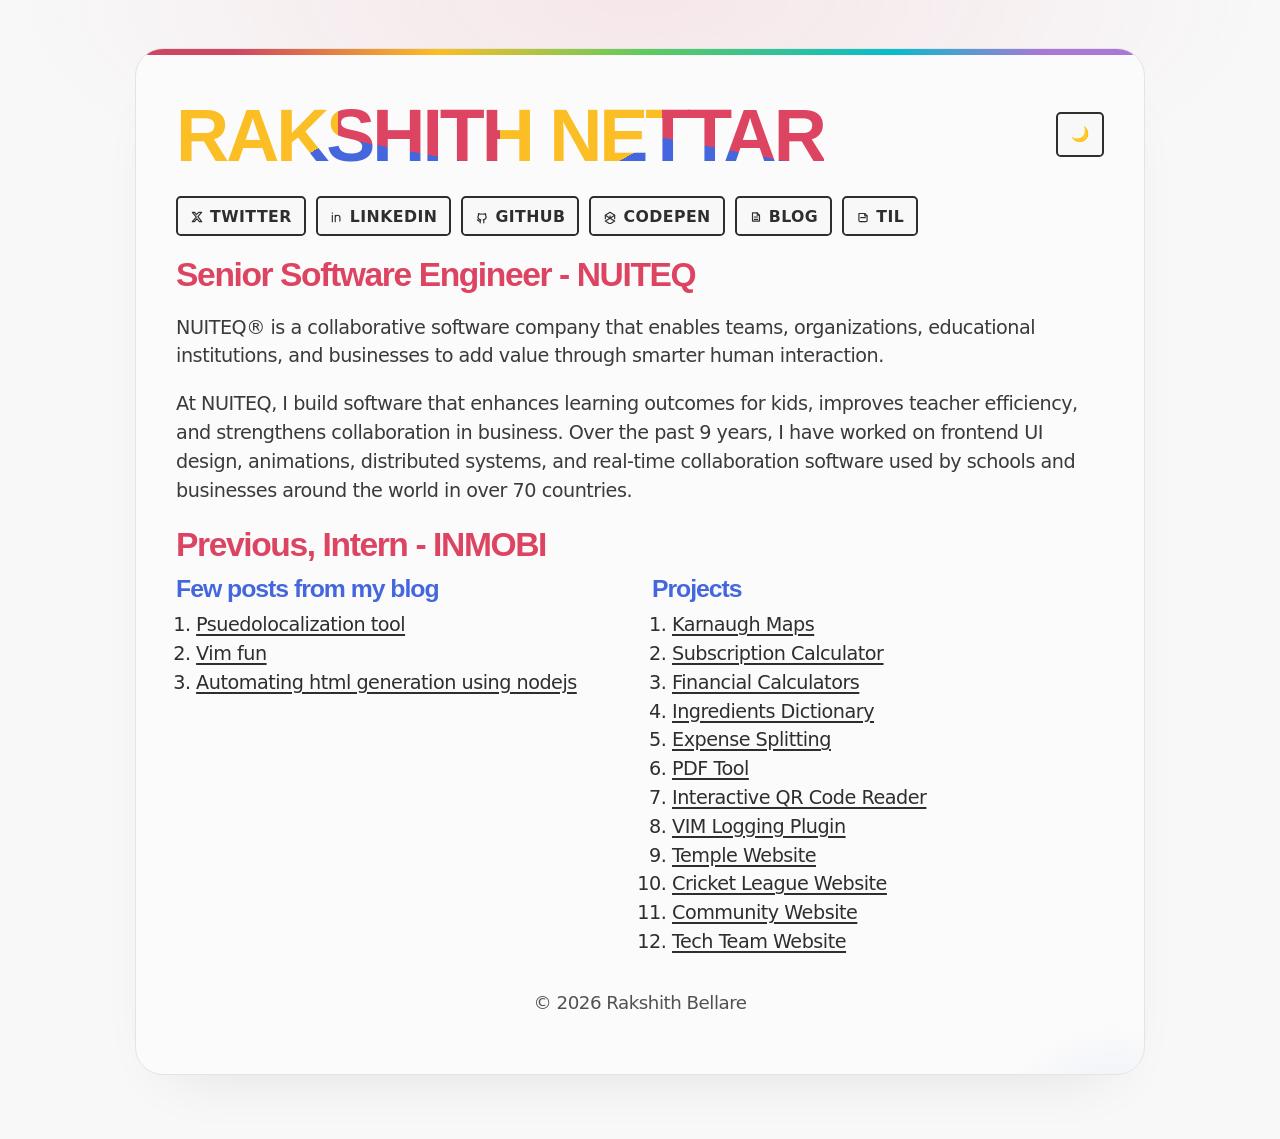
<file: index.html>
<!DOCTYPE html>
<html lang="en">
  <head>
    <meta charset="UTF-8">
    <title>RAKSHITH NETTAR</title>
    <meta name="viewport" content="width=device-width, initial-scale=1">
    <meta name="author" content="Rakshith Nettar">
    <meta name="description" content="Rakshith Nettar">
    <meta name="theme-color" content="#f8f8f8">
    <meta name="color-scheme" content="light dark">
    <meta property="og:type" content="website">
    <meta property="og:url" content="https://rakshithnettar.com/">
    <meta property="og:image" content="https://rakshithnettar.com/meta.jpg">
    <meta property="og:title" content="RAKSHITH NETTAR">
    <meta property="og:description" content="Rakshith Nettar's portfolio">
    <meta property="og:site_name" content="Rakshith Nettar's portfolio">
    <meta property="og:locale" content="en_US">
    <meta property="og:image:width" content="1536">
    <meta property="og:image:height" content="1024">
    <meta name="twitter:card" content="summary">
    <meta name="twitter:site" content="@rakshithbellare">
    <meta name="twitter:creator" content="@rakshithbellare">
    <meta name="twitter:url" content="https://rakshithnettar.com/">
    <meta name="twitter:title" content="Rakshith Nettar's portfolio">
    <meta name="twitter:description" content="Rakshith Nettar's work and projects">
    <meta name="twitter:image" content="https://rakshithnettar.com/meta.jpg">
    <link rel="canonical" href="https://rakshithnettar.com/">
    <link rel="icon" type="image/svg+xml" href="favicon.svg">
    <link rel="preconnect" href="https://fonts.bunny.net/">
    <link href="https://fonts.bunny.net/css?family=atkinson-hyperlegible:400,700%7Cred-hat-display:900" rel="stylesheet">
    <script>
      (() => {
        const d = document.documentElement;
        const m = window.matchMedia ? window.matchMedia('(prefers-color-scheme: dark)').matches : false;
        const c = document.querySelector('meta[name="theme-color"]');
        let t;
        try {
          t = localStorage.getItem('theme');
        } catch (e) {}
        t = t || (m ? 'dark' : 'light');
        d.dataset.theme = t;
        d.style.colorScheme = t;
        if (c) {
          c.setAttribute('content', t === 'dark' ? '#2e2e2e' : '#f8f8f8');
        }
      })();
    </script>
    <style>
      :root {
        --bg: #f8f8f8;
        --fg: #2e2e2e;
        --panel: #fbfbfb;
        --panel-border: #e4e4e4;
        --text-accent: #3a3a3a;
        --accent: #dd4462;
        --accent-2: #4467dd;
        --accent-3: #fbbe25;
        --ring: #dd4462;
        --shadow: rgba(0, 0, 0, 0.12);
        --content-font: "Atkinson Hyperlegible", system-ui, sans-serif;
        --display-font: "Red Hat Display", "Helvetica Neue", Arial, sans-serif;
        --tracking: -0.04ch;
        --tracking-display: -0.075ch;
        --gradient-conic: conic-gradient(var(--accent) 0 28%, var(--accent-2) 0 67%, var(--accent-3) 0 100%);
        --gradient-rainbow: linear-gradient(90deg, #cf4662 10%, #fbbe25 30%, #62c95c 50%, #08bccb 75%, #a977d5 90%);
        color-scheme: light dark;
      }
      :root[data-theme="light"] {
        color-scheme: light;
      }
      :root[data-theme="dark"] {
        --bg: #2e2e2e;
        --fg: #f8f8f8;
        --panel: #333333;
        --panel-border: #484848;
        --text-accent: #d1d1d1;
        --accent: #ce5769;
        --accent-2: #4d6cc8;
        --accent-3: #f1c15b;
        --ring: #f1c15b;
        --shadow: rgba(0, 0, 0, 0.35);
        color-scheme: dark;
      }
      @media (prefers-color-scheme: dark) {
        :root:not([data-theme]) {
          --bg: #2e2e2e;
          --fg: #f8f8f8;
          --panel: #333333;
          --panel-border: #484848;
          --text-accent: #d1d1d1;
          --accent: #ce5769;
          --accent-2: #4d6cc8;
          --accent-3: #f1c15b;
          --ring: #f1c15b;
          --shadow: rgba(0, 0, 0, 0.35);
        }
      }
      html {
        font-size: 100%;
        background-color: var(--bg);
        color: var(--fg);
        min-height: 100%;
      }
      body {
        box-sizing: border-box;
        margin: 0;
        line-height: 1.5;
        scroll-behavior: smooth;
        font-family: var(--content-font);
        font-size: clamp(1rem, 2.1vw, 1.2rem);
        letter-spacing: var(--tracking);
        min-height: 100svh;
        background:
          radial-gradient(960px 360px at 50% 0%, color-mix(in srgb, var(--accent) 10%, transparent), transparent 65%),
          var(--bg);
        display: grid;
        place-items: center;
        padding: 48px 20px 64px;
      }
      h1 {
        font-family: var(--display-font);
        font-size: clamp(2.4rem, 7vw, 4.6rem);
        font-weight: 900;
        line-height: 1.02;
        margin: 0;
        margin-top: 0.35rem;
        color: var(--fg);
        letter-spacing: var(--tracking-display);
        text-wrap: balance;
      }
      h3 {
        font-family: var(--display-font);
        font-size: clamp(1.4rem, 3vw, 2.1rem);
        font-weight: 900;
        line-height: 1.15;
        margin: 1.25rem 0 0.65rem;
        color: var(--accent);
        letter-spacing: var(--tracking-display);
      }
      h4 {
        font-family: var(--display-font);
        font-size: clamp(1.15rem, 2.4vw, 1.55rem);
        font-weight: 900;
        line-height: 1.15;
        margin: 0.5rem 0;
        color: var(--accent-2);
        letter-spacing: var(--tracking-display);
      }
      p {
        color: var(--text-accent);
      }
      a {
        color: inherit;
        text-decoration-thickness: 0.15ex;
        text-underline-offset: 0.22ch;
        transition: color 160ms ease, transform 160ms ease, border-color 160ms ease, background-color 160ms ease;
      }
      a:hover,
      a:focus-visible {
        color: var(--accent);
      }
      .panel {
        background: var(--panel);
        border-radius: 28px;
        padding: clamp(20px, 4vw, 40px);
        box-shadow: 0 28px 60px -36px var(--shadow);
        border: 1px solid var(--panel-border);
        position: relative;
        overflow: hidden;
        width: min(76ch, 100%);
      }
      .panel::before {
        content: "";
        position: absolute;
        inset: 0 0 auto;
        height: 6px;
        background: var(--gradient-rainbow);
      }
      .panel::after {
        content: "";
        position: absolute;
        inset: auto -10% -20% auto;
        width: 260px;
        aspect-ratio: 1;
        border-radius: 50%;
        background: radial-gradient(circle, color-mix(in srgb, var(--accent-2) 14%, transparent), transparent 68%);
        opacity: 0.75;
        pointer-events: none;
      }
      .panel > * {
        position: relative;
      }
      .headline {
        display: flex;
        justify-content: space-between;
        align-items: center;
        flex-wrap: wrap;
        margin-bottom: 1rem;
      }
      ul {
        list-style: none;
        margin: 0;
        padding: 0;
        display: flex;
        gap: 10px;
        flex-wrap: wrap;
        font-weight: 700;
        text-transform: uppercase;
        letter-spacing: 0.04ch;
        font-size: 0.82em;
      }
      ul li a {
        padding: 0.42rem 0.75rem 0.34rem;
        border-radius: 0.3rem;
        border: 2px solid var(--fg);
        background: var(--bg);
        color: var(--fg);
        display: inline-flex;
        align-items: center;
        gap: 6px;
        text-decoration: none;
      }
      ul li a:hover,
      ul li a:focus-visible {
        background: var(--fg);
        color: var(--bg);
      }
      .icon {
        width: 14px;
        height: 14px;
        stroke: currentColor;
        fill: none;
        stroke-width: 2;
        stroke-linecap: round;
        stroke-linejoin: round;
      }
      ol {
        padding-left: 20px;
      }
      .content-columns {
        display: grid;
        gap: 24px;
      }
      .content-columns section {
        min-width: 0;
      }
      .content-columns h4 {
        margin-top: 0;
      }
      .content-columns ol {
        margin: 0;
      }
      button {
        -webkit-appearance: none;
        font: inherit;
        font-size: 0.92rem;
        min-width: 2.8rem;
        height: 2.8rem;
        padding: 0 0.8rem;
        border: 2px solid var(--fg);
        border-radius: 0.3rem;
        background: var(--bg);
        color: var(--fg);
        cursor: pointer;
        box-shadow: none;
        transition: transform 160ms ease, box-shadow 160ms ease, border-color 160ms ease;
      }
      button:hover,
      button:focus-visible {
        transform: translateY(-1px);
        border-color: var(--ring);
        box-shadow: 0 18px 28px -24px var(--shadow);
      }
      .gradient-text {
        background-image: var(--gradient-conic);
        background-size: 50%;
        padding: 0.2rem 0 0.45rem;
      }
      .gradient-text,
      .gradient-text-linear {
        -webkit-background-clip: text;
        background-clip: text;
        color: transparent;
      }
      footer {
        margin-top: 32px;
        font-size: 0.95em;
        color: var(--text-accent);
        opacity: 0.88;
        text-align: center;
      }
      @media (max-width: 640px) {
        ul {
          font-size: 0.95em;
          letter-spacing: 0.06em;
        }
        footer {
          font-size: 1em;
        }
      }
      @media (min-width: 860px) {
        .content-columns {
          grid-template-columns: repeat(2, minmax(0, 1fr));
          align-items: start;
        }
      }
      .reveal {
        animation: fadeUp 600ms ease both;
      }
      .reveal:nth-of-type(2) {
        animation-delay: 80ms;
      }
      .reveal:nth-of-type(3) {
        animation-delay: 140ms;
      }
      .reveal:nth-of-type(4) {
        animation-delay: 200ms;
      }
      @keyframes fadeUp {
        from {
          opacity: 0;
          transform: translateY(12px);
        }
        to {
          opacity: 1;
          transform: translateY(0);
        }
      }
      @media (prefers-reduced-motion: reduce) {
        .reveal {
          animation: none;
        }
        button,
        a {
          transition: none;
        }
      }
    </style>
  </head>
  <body>
    <main class="panel">
      <div class="headline reveal">
        <h1 class="gradient-text">RAKSHITH NETTAR</h1>
        <button id="theme-toggle" class="toggle" aria-label="Toggle dark mode" aria-pressed="false">🌙</button>
      </div>
      <ul class="reveal">
        <li>
          <a rel="noopener noreferrer" target="_blank" href="https://twitter.com/rakshithbellare" data-webmcp-group="profiles" data-webmcp-name="twitter">
            <svg class="icon" viewBox="0 0 24 24" aria-hidden="true"><path d="M4 4h4l3 4 4-4h5l-6.5 7.5L20 20h-4l-4-5-4.5 5H4l6.8-7.9z"/></svg>
            Twitter
          </a>
        </li>
        <li>
          <a rel="noopener noreferrer" target="_blank" href="https://linkedin.com/in/rakshithbellare/" data-webmcp-group="profiles" data-webmcp-name="linkedin">
            <svg class="icon" viewBox="0 0 24 24" aria-hidden="true"><path d="M4 9v11M4 5v.5M9 9v11M9 13c0-2.2 1.8-4 4-4s4 1.8 4 4v6"/></svg>
            Linkedin
          </a>
        </li>
        <li>
          <a rel="noopener noreferrer" target="_blank" href="https://github.com/RakshithNM" data-webmcp-group="profiles" data-webmcp-name="github">
            <svg class="icon" viewBox="0 0 24 24" aria-hidden="true"><path d="M9 19c-3 1-3-2-5-2M9 22v-3.2c0-1 .4-1.6 1-2-3.3-.4-5-1.9-5-4.6 0-1.1.4-2.1 1.1-3-.1-.3-.5-1.4.1-2.9 0 0 .9-.3 3 1 1.8-.5 3.9-.5 5.7 0 2.1-1.3 3-1 3-1 .6 1.5.2 2.6.1 2.9.7.9 1.1 1.9 1.1 3 0 2.7-1.7 4.2-5 4.6.6.5 1 1.2 1 2V22"/></svg>
            Github
          </a>
        </li>
        <li>
          <a rel="noopener noreferrer" target="_blank" href="https://codepen.io/RakshithNM" data-webmcp-group="profiles" data-webmcp-name="codepen">
            <svg class="icon" viewBox="0 0 24 24" aria-hidden="true"><path d="M12 4l8 5-8 5-8-5z"/><path d="M12 14l8 5-8 5-8-5z"/><path d="M4 9v6m16-6v6m-8-5v4"/></svg>
            Codepen
          </a>
        </li>
        <li>
          <a rel="noopener noreferrer" target="_blank" href="https://blog.rakshithnettar.com/" data-webmcp-group="profiles" data-webmcp-name="blog">
            <svg class="icon" viewBox="0 0 24 24" aria-hidden="true"><path d="M6 5h8l4 4v10H6z"/><path d="M14 5v4h4"/><path d="M9 12h6M9 16h6"/></svg>
            Blog
          </a>
        </li>
        <li>
          <a rel="noopener noreferrer" target="_blank" href="https://til.rakshithnettar.com/" data-webmcp-group="profiles" data-webmcp-name="til">
            <svg class="icon" viewBox="0 0 24 24" aria-hidden="true"><path d="M5 6h10l4 4v8a2 2 0 0 1-2 2H7a2 2 0 0 1-2-2z"/><path d="M15 6v4h4"/><path d="M8 13h8"/></svg>
            TIL
          </a>
        </li>
      </ul>
      <h3 class="reveal">Senior Software Engineer - NUITEQ</h3>
      <p>NUITEQ® is a collaborative software company that enables teams, organizations, educational institutions, and businesses to add value through smarter human interaction.</p>
      <p>At NUITEQ, I build software that enhances learning outcomes for kids, improves teacher efficiency, and strengthens collaboration in business. Over the past 9 years, I have worked on frontend UI design, animations, distributed systems, and real-time collaboration software used by schools and businesses around the world in over 70 countries.</p>
      <h3 class="reveal">Previous, Intern - INMOBI</h3>
      <div class="content-columns">
        <section>
          <h4 class="reveal">Few posts from my blog</h4>
          <ol>
            <li><a rel="noopener noreferrer" target="_blank" href="https://blog.rakshithnettar.com/psuedo-localization-tool/" data-webmcp-group="posts" data-webmcp-name="pseudolocalization-tool">Psuedolocalization tool</a></li>
            <li><a rel="noopener noreferrer" target="_blank" href="https://blog.rakshithnettar.com/vim-fun/" data-webmcp-group="posts" data-webmcp-name="vim-fun">Vim fun</a></li>
            <li><a rel="noopener noreferrer" target="_blank" href="https://blog.rakshithnettar.com/automating-html-generation-using-nodejs/" data-webmcp-group="posts" data-webmcp-name="automating-html-generation">Automating html generation using nodejs</a></li>
          </ol>
        </section>
        <section>
          <h4 class="reveal">Projects</h4>
          <ol>
            <li><a rel="noopener noreferrer" target="_blank" href="https://karnaughmaps.rakshithnettar.com" data-webmcp-group="projects" data-webmcp-name="karnaugh-maps">Karnaugh Maps</a></li>
            <li><a rel="noopener noreferrer" target="_blank" href="https://subcalc.rakshithnettar.com" data-webmcp-group="projects" data-webmcp-name="subscription-calculator">Subscription Calculator</a></li>
            <li><a rel="noopener noreferrer" target="_blank" href="https://calculators.rakshithnettar.com" data-webmcp-group="projects" data-webmcp-name="financial-calculators">Financial Calculators</a></li>
            <li><a rel="noopener noreferrer" target="_blank" href="https://ingredientsdictionary.rakshithnettar.com/" data-webmcp-group="projects" data-webmcp-name="ingredients-dictionary">Ingredients Dictionary</a></li>
            <li><a rel="noopener noreferrer" target="_blank" href="https://splitclever.rakshithnettar.com/" data-webmcp-group="projects" data-webmcp-name="expense-splitting">Expense Splitting</a></li>
            <li><a rel="noopener noreferrer" target="_blank" href="https://pdftool.rakshithnettar.com" data-webmcp-group="projects" data-webmcp-name="pdf-tool">PDF Tool</a></li>
            <li><a rel="noopener noreferrer" target="_blank" href="https://qrcode.rakshithnettar.com" data-webmcp-group="projects" data-webmcp-name="interactive-qr-code-reader">Interactive QR Code Reader</a></li>
            <li><a rel="noopener noreferrer" target="_blank" href="https://github.com/RakshithNM/logdebug.nvim" data-webmcp-group="projects" data-webmcp-name="vim-logging-plugin">VIM Logging Plugin</a></li>
            <li><a rel="noopener noreferrer" target="_blank" href="https://pernekshetra.com/" data-webmcp-group="projects" data-webmcp-name="temple-website">Temple Website</a></li>
            <li><a rel="noopener noreferrer" target="_blank" href="https://ganigapremierleague.com/" data-webmcp-group="projects" data-webmcp-name="cricket-league-website">Cricket League Website</a></li>
            <li><a rel="noopener noreferrer" target="_blank" href="https://ganigasanghadk.com/" data-webmcp-group="projects" data-webmcp-name="community-website">Community Website</a></li>
            <li><a rel="noopener noreferrer" target="_blank" href="https://arivugg.com/" data-webmcp-group="projects" data-webmcp-name="tech-team-website">Tech Team Website</a></li>
          </ol>
        </section>
      </div>
      <footer>
        <p>© <span id="footer-year"></span> Rakshith Bellare</p>
      </footer>
    </main>
    <script>
      (() => {
        const d = document.documentElement;
        const b = document.getElementById('theme-toggle');
        const y = document.getElementById('footer-year');
        const c = document.querySelector('meta[name="theme-color"]');
        const linkElements = Array.from(document.querySelectorAll('a[data-webmcp-name]'));
        const m = window.matchMedia ? window.matchMedia('(prefers-color-scheme: dark)').matches : false;
        const get = () => {
          let t;
          try {
            t = localStorage.getItem('theme');
          } catch (e) {}
          return t || (m ? 'dark' : 'light');
        };
        const set = (t) => {
          d.dataset.theme = t;
          d.style.colorScheme = t;
          try {
            localStorage.setItem('theme', t);
          } catch (e) {}
          const isDark = t === 'dark';
          b.setAttribute('aria-pressed', String(isDark));
          b.setAttribute('aria-label', isDark ? 'Switch to light mode' : 'Switch to dark mode');
          b.textContent = isDark ? '☀️' : '🌙';
          if (c) {
            c.setAttribute('content', isDark ? '#2e2e2e' : '#f8f8f8');
          }
        };
        const linkCatalog = linkElements.map((link) => ({
          name: link.dataset.webmcpName,
          group: link.dataset.webmcpGroup || 'profiles',
          label: link.textContent.trim(),
          href: link.href,
        }));
        const findLinks = (group = 'all', query = '') => {
          const normalizedQuery = String(query || '').trim().toLowerCase();
          return linkCatalog.filter((link) => {
            const matchesGroup = group === 'all' || link.group === group;
            if (!matchesGroup) {
              return false;
            }
            if (!normalizedQuery) {
              return true;
            }
            return link.label.toLowerCase().includes(normalizedQuery) || link.href.toLowerCase().includes(normalizedQuery);
          });
        };
        const getProfileOverview = () => ({
          name: 'Rakshith Nettar',
          role: 'Senior Software Engineer',
          company: 'NUITEQ',
          homepage: window.location.origin + '/',
          summary: 'I build software that improves learning outcomes, teacher efficiency, and collaboration across education and business.',
          profiles: findLinks('profiles'),
          featuredPosts: findLinks('posts'),
          featuredProjects: findLinks('projects'),
        });
        const openPortfolioLink = async ({ name, sameTab = false }, client) => {
          const link = linkCatalog.find((item) => item.name === name);
          if (!link) {
            throw new Error('Unknown portfolio link: ' + name);
          }

          const navigate = async () => {
            if (sameTab) {
              window.location.assign(link.href);
              return { ok: true, opened: link.name, href: link.href, target: '_self' };
            }

            const openedWindow = window.open(link.href, '_blank', 'noopener,noreferrer');
            if (openedWindow) {
              return { ok: true, opened: link.name, href: link.href, target: '_blank' };
            }

            window.location.assign(link.href);
            return { ok: true, opened: link.name, href: link.href, target: '_self', fallback: 'popup-blocked' };
          };

          if (client && typeof client.requestUserInteraction === 'function') {
            try {
              return await client.requestUserInteraction(navigate);
            } catch (error) {}
          }

          return navigate();
        };
        const registerWebMcpTools = () => {
          const modelContext = navigator.modelContext;
          if (!modelContext || window.__portfolioWebMcpRegistered) {
            return;
          }

          const tools = [
            {
              name: 'get_profile_overview',
              title: 'Get Profile Overview',
              description: 'Return a structured overview of Rakshith Nettar, including role, company, summary, profiles, featured posts, and featured projects.',
              inputSchema: {
                type: 'object',
                additionalProperties: false,
                properties: {},
              },
              annotations: {
                readOnlyHint: true,
              },
              execute: async () => getProfileOverview(),
            },
            {
              name: 'list_portfolio_links',
              title: 'List Portfolio Links',
              description: 'List the public links exposed by this portfolio site, with optional filtering by group or search query.',
              inputSchema: {
                type: 'object',
                additionalProperties: false,
                properties: {
                  group: {
                    type: 'string',
                    enum: ['all', 'profiles', 'posts', 'projects'],
                    description: 'Filter links by category.',
                  },
                  query: {
                    type: 'string',
                    description: 'Optional case-insensitive search term to match titles or URLs.',
                  },
                },
              },
              annotations: {
                readOnlyHint: true,
              },
              execute: async ({ group = 'all', query = '' } = {}) => ({
                group,
                query,
                links: findLinks(group, query),
              }),
            },
            {
              name: 'open_portfolio_link',
              title: 'Open Portfolio Link',
              description: 'Open one of the portfolio links that is already published on this page, such as a social profile, blog post, or project.',
              inputSchema: {
                type: 'object',
                additionalProperties: false,
                properties: {
                  name: {
                    type: 'string',
                    enum: linkCatalog.map((link) => link.name),
                    description: 'The identifier of the published link to open.',
                  },
                  sameTab: {
                    type: 'boolean',
                    description: 'Set to true to navigate the current tab instead of opening a new one.',
                  },
                },
                required: ['name'],
              },
              execute: async (input = {}, client) => openPortfolioLink(input, client),
            },
            {
              name: 'set_theme_preference',
              title: 'Set Theme Preference',
              description: 'Change the portfolio theme between light and dark mode.',
              inputSchema: {
                type: 'object',
                additionalProperties: false,
                properties: {
                  theme: {
                    type: 'string',
                    enum: ['light', 'dark'],
                    description: 'The theme to apply to this page.',
                  },
                },
                required: ['theme'],
              },
              execute: async ({ theme } = {}) => {
                if (theme !== 'light' && theme !== 'dark') {
                  throw new Error('Theme must be either light or dark.');
                }

                set(theme);
                return { ok: true, theme, appliedAt: new Date().toISOString() };
              },
            },
          ];

          try {
            if (typeof modelContext.provideContext === 'function') {
              modelContext.provideContext({ tools });
              window.__portfolioWebMcpRegistered = true;
              return;
            }

            if (typeof modelContext.registerTool === 'function') {
              const controller = typeof AbortController === 'function' ? new AbortController() : null;
              tools.forEach((tool) => {
                if (controller) {
                  modelContext.registerTool(tool, { signal: controller.signal });
                  return;
                }

                modelContext.registerTool(tool);
              });
              window.__portfolioWebMcpRegistered = true;
            }
          } catch (error) {
            console.warn('WebMCP tool registration failed.', error);
          }
        };

        set(get());
        if (y) y.textContent = String(new Date().getFullYear());
        b.addEventListener('click', () => {
          set(d.dataset.theme === 'dark' ? 'light' : 'dark');
        });
        registerWebMcpTools();
      })();
    </script>
  </body>
</html>
</file>
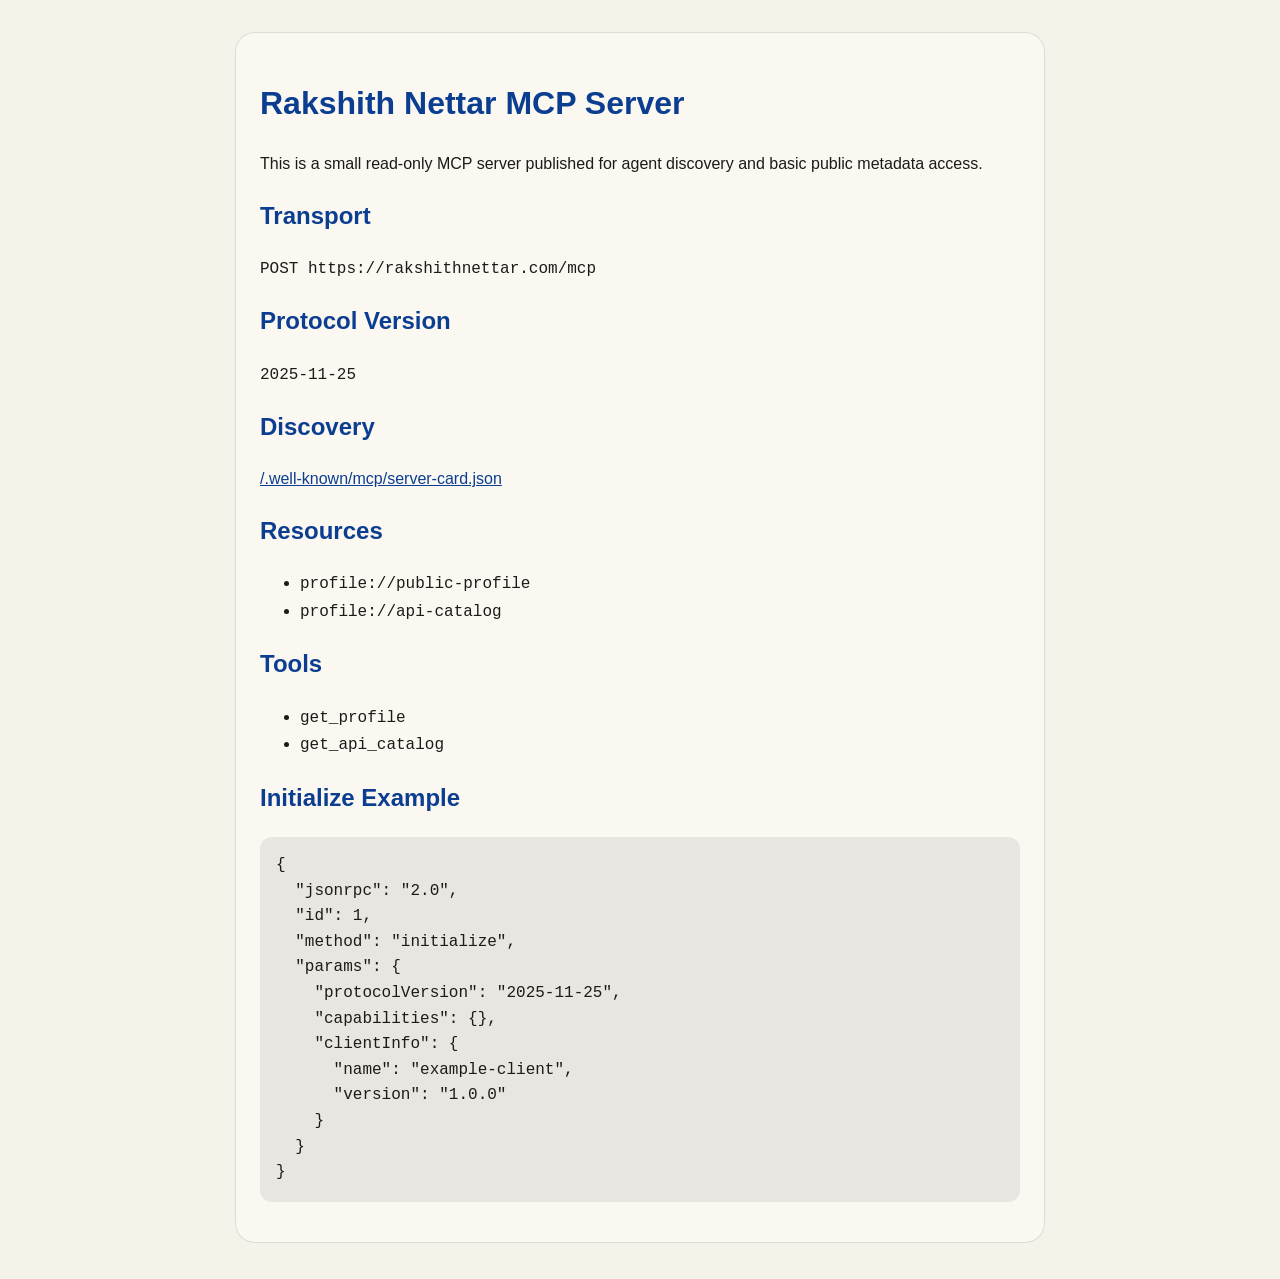
<file: .well-known/mcp/docs.html>
<!DOCTYPE html>
<html lang="en">
  <head>
    <meta charset="UTF-8">
    <meta name="viewport" content="width=device-width, initial-scale=1">
    <title>Rakshith Nettar MCP Server</title>
    <meta name="description" content="Documentation for the Rakshith Nettar MCP server.">
    <style>
      :root {
        color-scheme: light dark;
        --bg: #f5f2ea;
        --fg: #1c1b1a;
        --panel: #fbf8f1;
        --accent: #0b3d91;
        --border: rgba(15, 23, 42, 0.12);
      }
      @media (prefers-color-scheme: dark) {
        :root {
          --bg: #0b1120;
          --fg: #eef2ff;
          --panel: #0f172a;
          --accent: #93c5fd;
          --border: rgba(148, 163, 184, 0.2);
        }
      }
      body {
        margin: 0;
        font: 16px/1.6 "Sora", "Helvetica Neue", sans-serif;
        background: var(--bg);
        color: var(--fg);
        padding: 32px 16px 48px;
      }
      main {
        max-width: 760px;
        margin: 0 auto;
        background: var(--panel);
        border: 1px solid var(--border);
        border-radius: 20px;
        padding: 24px;
      }
      h1, h2 {
        color: var(--accent);
      }
      code, pre {
        font-family: ui-monospace, SFMono-Regular, Menlo, monospace;
      }
      pre {
        overflow: auto;
        padding: 16px;
        border-radius: 12px;
        background: rgba(15, 23, 42, 0.08);
      }
      a {
        color: var(--accent);
      }
    </style>
  </head>
  <body>
    <main>
      <h1>Rakshith Nettar MCP Server</h1>
      <p>This is a small read-only MCP server published for agent discovery and basic public metadata access.</p>

      <h2>Transport</h2>
      <p><code>POST https://rakshithnettar.com/mcp</code></p>

      <h2>Protocol Version</h2>
      <p><code>2025-11-25</code></p>

      <h2>Discovery</h2>
      <p><a href="/.well-known/mcp/server-card.json">/.well-known/mcp/server-card.json</a></p>

      <h2>Resources</h2>
      <ul>
        <li><code>profile://public-profile</code></li>
        <li><code>profile://api-catalog</code></li>
      </ul>

      <h2>Tools</h2>
      <ul>
        <li><code>get_profile</code></li>
        <li><code>get_api_catalog</code></li>
      </ul>

      <h2>Initialize Example</h2>
      <pre>{
  "jsonrpc": "2.0",
  "id": 1,
  "method": "initialize",
  "params": {
    "protocolVersion": "2025-11-25",
    "capabilities": {},
    "clientInfo": {
      "name": "example-client",
      "version": "1.0.0"
    }
  }
}</pre>
    </main>
  </body>
</html>
</file>
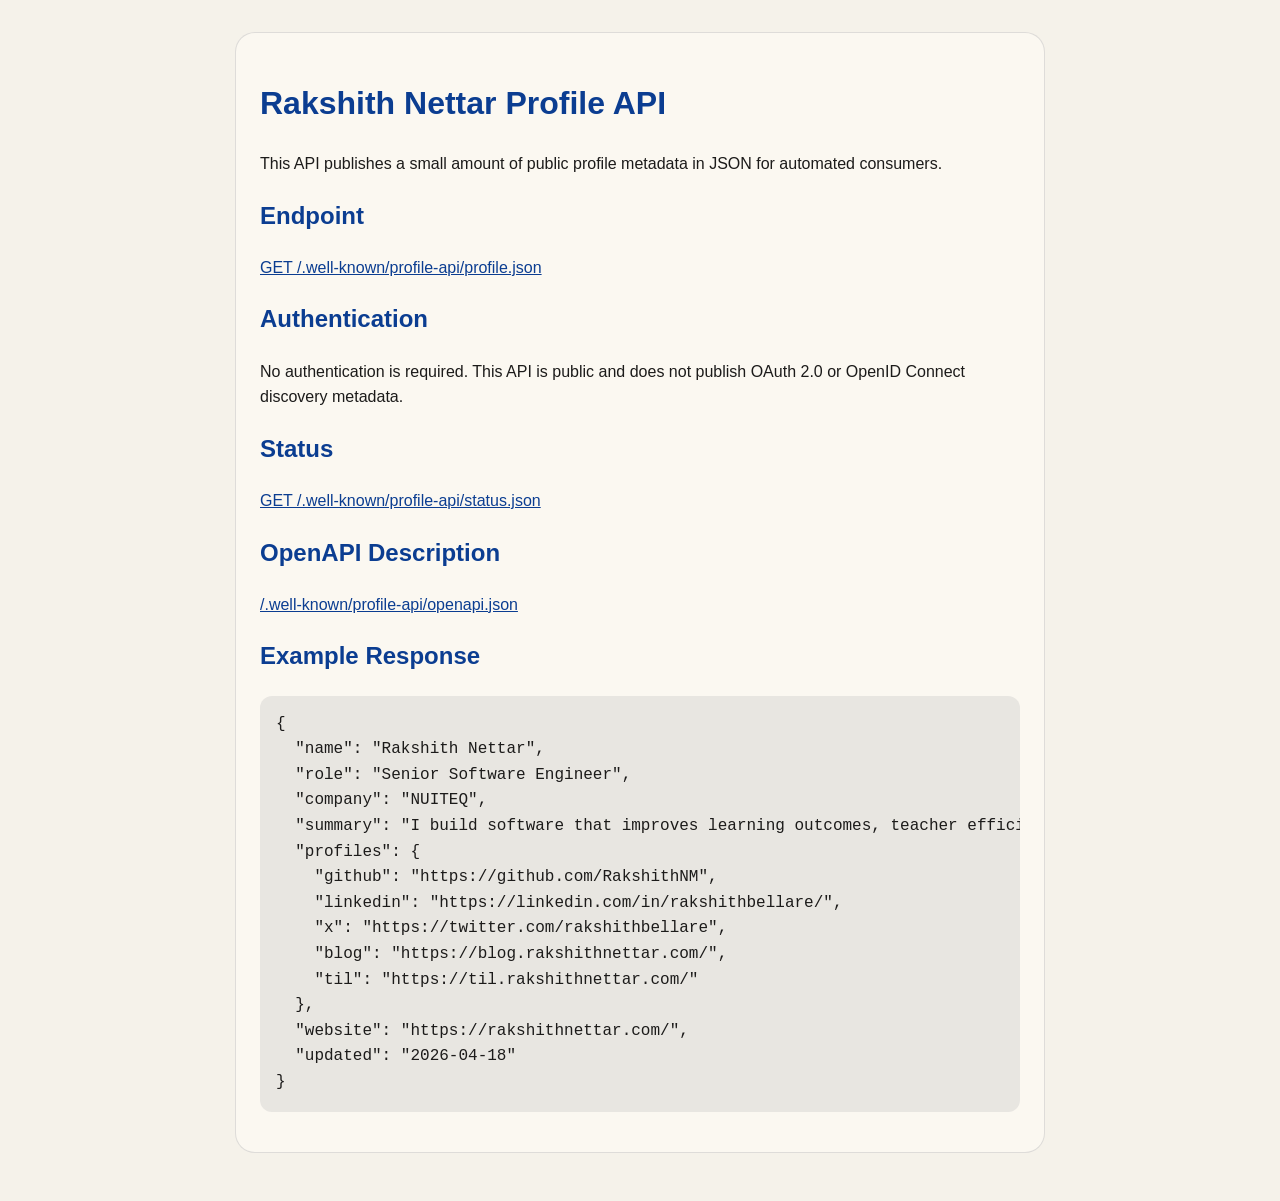
<file: .well-known/profile-api/docs.html>
<!DOCTYPE html>
<html lang="en">
  <head>
    <meta charset="UTF-8">
    <meta name="viewport" content="width=device-width, initial-scale=1">
    <title>Rakshith Nettar Profile API</title>
    <meta name="description" content="Human-readable documentation for the Rakshith Nettar Profile API.">
    <style>
      :root {
        color-scheme: light dark;
        --bg: #f5f2ea;
        --fg: #1c1b1a;
        --panel: #fbf8f1;
        --accent: #0b3d91;
        --border: rgba(15, 23, 42, 0.12);
      }
      @media (prefers-color-scheme: dark) {
        :root {
          --bg: #0b1120;
          --fg: #eef2ff;
          --panel: #0f172a;
          --accent: #93c5fd;
          --border: rgba(148, 163, 184, 0.2);
        }
      }
      body {
        margin: 0;
        font: 16px/1.6 "Sora", "Helvetica Neue", sans-serif;
        background: var(--bg);
        color: var(--fg);
        padding: 32px 16px 48px;
      }
      main {
        max-width: 760px;
        margin: 0 auto;
        background: var(--panel);
        border: 1px solid var(--border);
        border-radius: 20px;
        padding: 24px;
      }
      h1, h2 {
        color: var(--accent);
      }
      code, pre {
        font-family: ui-monospace, SFMono-Regular, Menlo, monospace;
      }
      pre {
        overflow: auto;
        padding: 16px;
        border-radius: 12px;
        background: rgba(15, 23, 42, 0.08);
      }
      a {
        color: var(--accent);
      }
    </style>
  </head>
  <body>
    <main>
      <h1>Rakshith Nettar Profile API</h1>
      <p>This API publishes a small amount of public profile metadata in JSON for automated consumers.</p>

      <h2>Endpoint</h2>
      <p><a href="/.well-known/profile-api/profile.json">GET /.well-known/profile-api/profile.json</a></p>

      <h2>Authentication</h2>
      <p>No authentication is required. This API is public and does not publish OAuth 2.0 or OpenID Connect discovery metadata.</p>

      <h2>Status</h2>
      <p><a href="/.well-known/profile-api/status.json">GET /.well-known/profile-api/status.json</a></p>

      <h2>OpenAPI Description</h2>
      <p><a href="/.well-known/profile-api/openapi.json">/.well-known/profile-api/openapi.json</a></p>

      <h2>Example Response</h2>
      <pre>{
  "name": "Rakshith Nettar",
  "role": "Senior Software Engineer",
  "company": "NUITEQ",
  "summary": "I build software that improves learning outcomes, teacher efficiency, and collaboration.",
  "profiles": {
    "github": "https://github.com/RakshithNM",
    "linkedin": "https://linkedin.com/in/rakshithbellare/",
    "x": "https://twitter.com/rakshithbellare",
    "blog": "https://blog.rakshithnettar.com/",
    "til": "https://til.rakshithnettar.com/"
  },
  "website": "https://rakshithnettar.com/",
  "updated": "2026-04-18"
}</pre>
    </main>
  </body>
</html>
</file>
